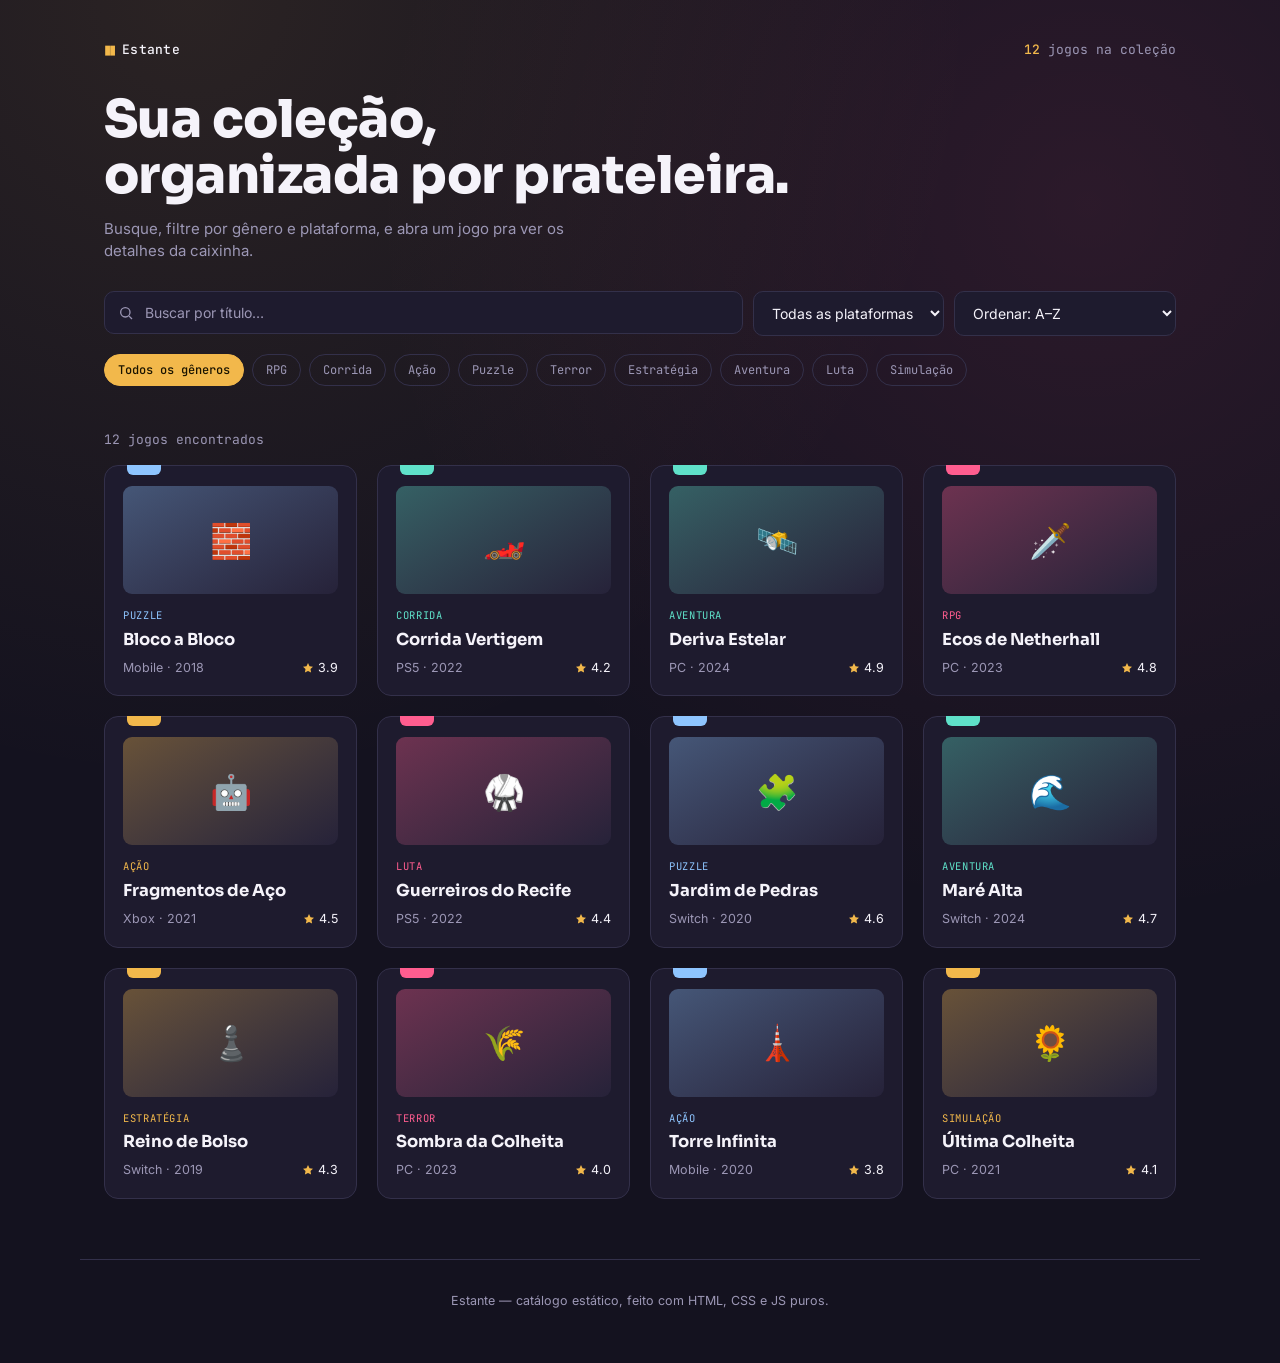
<file: aula01/index.html>
<!DOCTYPE html>
<html lang="pt-BR">
<head>
<meta charset="UTF-8">
<meta name="viewport" content="width=device-width, initial-scale=1.0">
<title>Estante — Catálogo de Jogos</title>
<link rel="preconnect" href="https://fonts.googleapis.com">
<link href="https://fonts.googleapis.com/css2?family=Sora:wght@500;600;700;800&family=Inter:wght@400;500;600&family=JetBrains+Mono:wght@500&display=swap" rel="stylesheet">
<style>
:root{
  --bg: #14121f;
  --bg-soft: #1a1728;
  --surface: #1e1b2e;
  --surface-2: #262239;
  --line: #33304a;
  --text: #f5f3fa;
  --muted: #9c97b5;
  --amber: #f2b84b;
  --pink: #ff5d8f;
  --mint: #5fe1c9;
  --radius: 14px;
  --font-display: "Sora", sans-serif;
  --font-body: "Inter", sans-serif;
  --font-mono: "JetBrains Mono", monospace;
}

*{ box-sizing: border-box; }

html{ scroll-behavior: smooth; }

body{
  margin: 0;
  background:
    radial-gradient(circle at 15% 0%, rgba(242,184,75,0.10), transparent 45%),
    radial-gradient(circle at 85% 15%, rgba(255,93,143,0.10), transparent 45%),
    var(--bg);
  color: var(--text);
  font-family: var(--font-body);
  line-height: 1.5;
}

a{ color: inherit; }

/* ---------- Hero ---------- */
.hero{
  max-width: 1120px;
  margin: 0 auto;
  padding: 40px 24px 12px;
}

.hero__top{
  display: flex;
  align-items: center;
  justify-content: space-between;
  margin-bottom: 32px;
  font-family: var(--font-mono);
  font-size: 13px;
  color: var(--muted);
}

.brand{
  display: flex;
  align-items: center;
  gap: 8px;
  color: var(--text);
  font-weight: 500;
  letter-spacing: 0.02em;
}

.brand__mark{
  color: var(--amber);
  letter-spacing: -2px;
}

.brand__count strong{
  color: var(--amber);
  font-weight: 500;
}

.hero__title{
  font-family: var(--font-display);
  font-weight: 800;
  font-size: clamp(32px, 5vw, 52px);
  line-height: 1.08;
  margin: 0 0 14px;
  letter-spacing: -0.01em;
}

.hero__sub{
  color: var(--muted);
  max-width: 480px;
  margin: 0 0 28px;
  font-size: 15px;
}

/* ---------- Controls ---------- */
.controls{
  display: flex;
  flex-wrap: wrap;
  gap: 10px;
  margin-bottom: 18px;
}

.search{
  position: relative;
  flex: 1 1 260px;
}

.search__icon{
  position: absolute;
  left: 14px;
  top: 50%;
  transform: translateY(-50%);
  width: 16px;
  height: 16px;
  fill: none;
  stroke: var(--muted);
  stroke-width: 2;
  pointer-events: none;
}

.search input{
  width: 100%;
  padding: 12px 14px 12px 40px;
  border-radius: 10px;
  border: 1px solid var(--line);
  background: var(--surface);
  color: var(--text);
  font-family: var(--font-body);
  font-size: 14px;
  outline: none;
  transition: border-color .15s ease, background .15s ease;
}

.search input::placeholder{ color: var(--muted); }

.search input:focus{
  border-color: var(--amber);
  background: var(--surface-2);
}

.select{
  padding: 12px 14px;
  border-radius: 10px;
  border: 1px solid var(--line);
  background: var(--surface);
  color: var(--text);
  font-family: var(--font-body);
  font-size: 14px;
  outline: none;
  cursor: pointer;
}

.select:focus{ border-color: var(--amber); }

.chips{
  display: flex;
  flex-wrap: wrap;
  gap: 8px;
  margin-bottom: 28px;
}

.chip{
  font-family: var(--font-mono);
  font-size: 12px;
  padding: 7px 13px;
  border-radius: 999px;
  border: 1px solid var(--line);
  background: transparent;
  color: var(--muted);
  cursor: pointer;
  transition: border-color .15s ease, color .15s ease, background .15s ease;
}

.chip:hover{ border-color: var(--amber); color: var(--text); }

.chip.active{
  background: var(--amber);
  border-color: var(--amber);
  color: #1a1400;
  font-weight: 500;
}

/* ---------- Result info ---------- */
main{
  max-width: 1120px;
  margin: 0 auto;
  padding: 4px 24px 60px;
}

.result-info{
  color: var(--muted);
  font-size: 13px;
  font-family: var(--font-mono);
  margin: 0 0 16px;
}

/* ---------- Grid & cards ---------- */
.grid{
  display: grid;
  grid-template-columns: repeat(auto-fill, minmax(230px, 1fr));
  gap: 20px;
}

.card{
  position: relative;
  background: var(--surface);
  border: 1px solid var(--line);
  border-radius: var(--radius);
  padding: 20px 18px 18px;
  cursor: pointer;
  transition: transform .18s ease, border-color .18s ease, box-shadow .18s ease;
  transform-style: preserve-3d;
}

.card::before{
  /* cartridge notch */
  content: "";
  position: absolute;
  top: -1px;
  left: 22px;
  width: 34px;
  height: 10px;
  background: var(--card-color, var(--amber));
  border-radius: 0 0 6px 6px;
}

.card:hover{
  transform: translateY(-4px) rotate(-0.4deg);
  border-color: var(--card-color, var(--amber));
  box-shadow: 0 14px 28px -14px rgba(0,0,0,0.55);
}

.card__cover{
  height: 108px;
  border-radius: 9px;
  display: flex;
  align-items: center;
  justify-content: center;
  font-size: 34px;
  margin-bottom: 14px;
  background: linear-gradient(150deg, color-mix(in srgb, var(--card-color, var(--amber)) 35%, var(--surface)) , var(--surface-2));
}

.card__genre{
  font-family: var(--font-mono);
  font-size: 10.5px;
  letter-spacing: 0.06em;
  text-transform: uppercase;
  color: var(--card-color, var(--amber));
  margin-bottom: 6px;
}

.card__title{
  font-family: var(--font-display);
  font-weight: 700;
  font-size: 16.5px;
  margin: 0 0 8px;
  line-height: 1.25;
}

.card__meta{
  display: flex;
  align-items: center;
  justify-content: space-between;
  font-size: 12.5px;
  color: var(--muted);
}

.card__rating{
  display: flex;
  align-items: center;
  gap: 4px;
  color: var(--text);
}

.card__rating svg{ width: 12px; height: 12px; fill: var(--amber); }

/* ---------- Empty state ---------- */
.empty{
  text-align: center;
  color: var(--muted);
  padding: 60px 20px;
  font-size: 14px;
}

.hidden{ display: none !important; }

.link-btn{
  background: none;
  border: none;
  color: var(--amber);
  text-decoration: underline;
  cursor: pointer;
  font: inherit;
  padding: 0;
}

/* ---------- Footer ---------- */
.footer{
  text-align: center;
  color: var(--muted);
  font-size: 12.5px;
  padding: 20px 24px 40px;
  border-top: 1px solid var(--line);
  max-width: 1120px;
  margin: 0 auto;
}

/* ---------- Modal ---------- */
.modal-overlay{
  position: fixed;
  inset: 0;
  background: rgba(10, 9, 16, 0.72);
  backdrop-filter: blur(3px);
  display: flex;
  align-items: center;
  justify-content: center;
  padding: 24px;
  z-index: 50;
}

.modal{
  position: relative;
  width: 100%;
  max-width: 460px;
  background: var(--surface);
  border: 1px solid var(--line);
  border-radius: 18px;
  padding: 28px 26px 26px;
  animation: pop .18s ease;
}

@keyframes pop{
  from{ opacity: 0; transform: scale(.97) translateY(6px); }
  to{ opacity: 1; transform: scale(1) translateY(0); }
}

.modal__close{
  position: absolute;
  top: 16px;
  right: 16px;
  width: 30px;
  height: 30px;
  border-radius: 50%;
  border: 1px solid var(--line);
  background: var(--surface-2);
  color: var(--muted);
  cursor: pointer;
  font-size: 13px;
}

.modal__close:hover{ color: var(--text); border-color: var(--amber); }

.modal__cover{
  height: 130px;
  border-radius: 12px;
  display: flex;
  align-items: center;
  justify-content: center;
  font-size: 46px;
  margin-bottom: 18px;
  background: linear-gradient(150deg, color-mix(in srgb, var(--card-color, var(--amber)) 40%, var(--surface)), var(--surface-2));
}

.modal__genre{
  font-family: var(--font-mono);
  font-size: 11px;
  letter-spacing: 0.06em;
  text-transform: uppercase;
  color: var(--card-color, var(--amber));
  margin-bottom: 8px;
}

.modal__title{
  font-family: var(--font-display);
  font-size: 24px;
  font-weight: 800;
  margin: 0 0 12px;
}

.modal__tags{
  display: flex;
  gap: 8px;
  flex-wrap: wrap;
  margin-bottom: 16px;
}

.modal__tag{
  font-family: var(--font-mono);
  font-size: 11px;
  color: var(--muted);
  border: 1px solid var(--line);
  border-radius: 999px;
  padding: 5px 11px;
}

.modal__desc{
  color: var(--muted);
  font-size: 14px;
  margin: 0 0 18px;
}

.modal__footer{
  display: flex;
  align-items: center;
  justify-content: space-between;
  border-top: 1px solid var(--line);
  padding-top: 16px;
}

.modal__rating{
  display: flex;
  align-items: center;
  gap: 6px;
  font-weight: 600;
}

.modal__rating svg{ width: 15px; height: 15px; fill: var(--amber); }

/* ---------- Responsive ---------- */
@media (max-width: 560px){
  .hero{ padding: 28px 18px 8px; }
  main{ padding: 4px 18px 50px; }
}

@media (prefers-reduced-motion: reduce){
  *{ animation: none !important; transition: none !important; }
}

</style>
</head>
<body>

  <header class="hero">
    <div class="hero__top">
      <span class="brand">
        <span class="brand__mark">▮▮</span> Estante
      </span>
      <span class="brand__count"><strong id="countTotal">0</strong> jogos na coleção</span>
    </div>

    <h1 class="hero__title">Sua coleção,<br>organizada por prateleira.</h1>
    <p class="hero__sub">Busque, filtre por gênero e plataforma, e abra um jogo pra ver os detalhes da caixinha.</p>

    <div class="controls">
      <div class="search">
        <svg viewBox="0 0 24 24" class="search__icon" aria-hidden="true"><circle cx="11" cy="11" r="7"/><line x1="21" y1="21" x2="16.65" y2="16.65"/></svg>
        <input id="searchInput" type="text" placeholder="Buscar por título…" autocomplete="off">
      </div>

      <select id="platformSelect" class="select">
        <option value="all">Todas as plataformas</option>
      </select>

      <select id="sortSelect" class="select">
        <option value="title">Ordenar: A–Z</option>
        <option value="year-desc">Ordenar: mais recentes</option>
        <option value="rating-desc">Ordenar: melhor avaliados</option>
      </select>
    </div>

    <div id="genreChips" class="chips"></div>
  </header>

  <main>
    <div id="resultInfo" class="result-info"></div>
    <section id="grid" class="grid" aria-live="polite"></section>
    <p id="emptyState" class="empty hidden">Nenhum jogo encontrado com esses filtros. <button id="clearFilters" class="link-btn">Limpar filtros</button></p>
  </main>

  <footer class="footer">
    <p>Estante — catálogo estático, feito com HTML, CSS e JS puros.</p>
  </footer>

  <div id="modalOverlay" class="modal-overlay hidden">
    <div id="modalCard" class="modal" role="dialog" aria-modal="true">
      <button id="modalClose" class="modal__close" aria-label="Fechar">✕</button>
      <div id="modalContent"></div>
    </div>
  </div>

<script>
// ---------- Data ----------
const GAMES = [
  { id: 1,  title: "Ecos de Netherhall",   genre: "RPG",       platform: "PC",       year: 2023, rating: 4.8, icon: "🗡️", color: "#ff5d8f", desc: "RPG de mundo aberto sombrio, com escolhas que mudam o destino de um reino em ruínas." },
  { id: 2,  title: "Corrida Vertigem",     genre: "Corrida",   platform: "PS5",      year: 2022, rating: 4.2, icon: "🏎️", color: "#5fe1c9", desc: "Arcade de corrida frenética por cidades futuristas, com trilha sonora synthwave." },
  { id: 3,  title: "Fragmentos de Aço",    genre: "Ação",      platform: "Xbox",     year: 2021, rating: 4.5, icon: "🤖", color: "#f2b84b", desc: "Hack and slash mecha com combos elaborados e chefes gigantescos a cada capítulo." },
  { id: 4,  title: "Jardim de Pedras",     genre: "Puzzle",    platform: "Switch",   year: 2020, rating: 4.6, icon: "🧩", color: "#8ec5ff", desc: "Quebra-cabeças zen sobre um jardim que se reconstrói conforme você resolve fases." },
  { id: 5,  title: "Sombra da Colheita",   genre: "Terror",    platform: "PC",       year: 2023, rating: 4.0, icon: "🌾", color: "#ff5d8f", desc: "Terror psicológico numa fazenda isolada, onde a colheita exige algo em troca." },
  { id: 6,  title: "Reino de Bolso",       genre: "Estratégia",platform: "Switch",   year: 2019, rating: 4.3, icon: "♟️", color: "#f2b84b", desc: "Construção de reinos em turnos curtos, perfeito para partidas de 15 minutos." },
  { id: 7,  title: "Deriva Estelar",       genre: "Aventura",  platform: "PC",       year: 2024, rating: 4.9, icon: "🛰️", color: "#5fe1c9", desc: "Exploração espacial contemplativa sobre uma tripulação à deriva entre estrelas." },
  { id: 8,  title: "Bloco a Bloco",        genre: "Puzzle",    platform: "Mobile",   year: 2018, rating: 3.9, icon: "🧱", color: "#8ec5ff", desc: "Quebra-cabeças minimalista de encaixe, uma fase nova a cada dia." },
  { id: 9,  title: "Guerreiros do Recife", genre: "Luta",      platform: "PS5",      year: 2022, rating: 4.4, icon: "🥋", color: "#ff5d8f", desc: "Jogo de luta 2D com elenco inspirado em lendas do folclore brasileiro." },
  { id: 10, title: "Última Colheita",      genre: "Simulação", platform: "PC",       year: 2021, rating: 4.1, icon: "🌻", color: "#f2b84b", desc: "Simulador de fazenda relaxante com estações, vizinhos e um mistério subterrâneo." },
  { id: 11, title: "Torre Infinita",       genre: "Ação",      platform: "Mobile",   year: 2020, rating: 3.8, icon: "🗼", color: "#8ec5ff", desc: "Roguelike de andares aleatórios, cada subida é uma corrida diferente." },
  { id: 12, title: "Maré Alta",            genre: "Aventura",  platform: "Switch",   year: 2024, rating: 4.7, icon: "🌊", color: "#5fe1c9", desc: "Aventura cooperativa sobre duas irmãs navegando um arquipélago inundado." },
];

// ---------- State ----------
const state = {
  search: "",
  genre: "all",
  platform: "all",
  sort: "title",
};

// ---------- DOM refs ----------
const grid = document.getElementById("grid");
const emptyState = document.getElementById("emptyState");
const resultInfo = document.getElementById("resultInfo");
const searchInput = document.getElementById("searchInput");
const platformSelect = document.getElementById("platformSelect");
const sortSelect = document.getElementById("sortSelect");
const genreChips = document.getElementById("genreChips");
const countTotal = document.getElementById("countTotal");
const modalOverlay = document.getElementById("modalOverlay");
const modalContent = document.getElementById("modalContent");
const modalClose = document.getElementById("modalClose");
const clearFiltersBtn = document.getElementById("clearFilters");

// ---------- Setup filters ----------
function setupFilters() {
  const genres = ["all", ...new Set(GAMES.map(g => g.genre))];
  const platforms = [...new Set(GAMES.map(g => g.platform))].sort();

  genreChips.innerHTML = genres.map(g =>
    `<button class="chip${g === "all" ? " active" : ""}" data-genre="${g}">${g === "all" ? "Todos os gêneros" : g}</button>`
  ).join("");

  platformSelect.innerHTML = `<option value="all">Todas as plataformas</option>` +
    platforms.map(p => `<option value="${p}">${p}</option>`).join("");

  countTotal.textContent = GAMES.length;
}

// ---------- Star icon ----------
const starSVG = `<svg viewBox="0 0 24 24"><path d="M12 2l3.09 6.26L22 9.27l-5 4.87L18.18 21 12 17.77 5.82 21 7 14.14l-5-4.87 6.91-1.01L12 2z"/></svg>`;

// ---------- Render ----------
function getFiltered() {
  let list = GAMES.filter(g => {
    const matchSearch = g.title.toLowerCase().includes(state.search.toLowerCase());
    const matchGenre = state.genre === "all" || g.genre === state.genre;
    const matchPlatform = state.platform === "all" || g.platform === state.platform;
    return matchSearch && matchGenre && matchPlatform;
  });

  if (state.sort === "title") list.sort((a, b) => a.title.localeCompare(b.title));
  if (state.sort === "year-desc") list.sort((a, b) => b.year - a.year);
  if (state.sort === "rating-desc") list.sort((a, b) => b.rating - a.rating);

  return list;
}

function render() {
  const list = getFiltered();

  resultInfo.textContent = `${list.length} ${list.length === 1 ? "jogo encontrado" : "jogos encontrados"}`;
  emptyState.classList.toggle("hidden", list.length !== 0);
  grid.classList.toggle("hidden", list.length === 0);

  grid.innerHTML = list.map(g => `
    <article class="card" style="--card-color:${g.color}" data-id="${g.id}" tabindex="0">
      <div class="card__cover">${g.icon}</div>
      <div class="card__genre">${g.genre}</div>
      <h3 class="card__title">${g.title}</h3>
      <div class="card__meta">
        <span>${g.platform} · ${g.year}</span>
        <span class="card__rating">${starSVG}${g.rating.toFixed(1)}</span>
      </div>
    </article>
  `).join("");
}

// ---------- Modal ----------
function openModal(id) {
  const g = GAMES.find(item => item.id === id);
  if (!g) return;

  modalContent.innerHTML = `
    <div class="modal__cover" style="--card-color:${g.color}">${g.icon}</div>
    <div class="modal__genre">${g.genre}</div>
    <h2 class="modal__title">${g.title}</h2>
    <div class="modal__tags">
      <span class="modal__tag">${g.platform}</span>
      <span class="modal__tag">${g.year}</span>
    </div>
    <p class="modal__desc">${g.desc}</p>
    <div class="modal__footer">
      <span class="modal__rating">${starSVG}${g.rating.toFixed(1)} / 5</span>
    </div>
  `;
  modalOverlay.querySelector(".modal").style.setProperty("--card-color", g.color);
  modalOverlay.classList.remove("hidden");
}

function closeModal() {
  modalOverlay.classList.add("hidden");
}

// ---------- Events ----------
searchInput.addEventListener("input", e => {
  state.search = e.target.value;
  render();
});

platformSelect.addEventListener("change", e => {
  state.platform = e.target.value;
  render();
});

sortSelect.addEventListener("change", e => {
  state.sort = e.target.value;
  render();
});

genreChips.addEventListener("click", e => {
  const chip = e.target.closest(".chip");
  if (!chip) return;
  state.genre = chip.dataset.genre;
  [...genreChips.children].forEach(c => c.classList.toggle("active", c === chip));
  render();
});

grid.addEventListener("click", e => {
  const card = e.target.closest(".card");
  if (!card) return;
  openModal(Number(card.dataset.id));
});

grid.addEventListener("keydown", e => {
  if (e.key !== "Enter") return;
  const card = e.target.closest(".card");
  if (!card) return;
  openModal(Number(card.dataset.id));
});

clearFiltersBtn.addEventListener("click", () => {
  state.search = "";
  state.genre = "all";
  state.platform = "all";
  searchInput.value = "";
  platformSelect.value = "all";
  [...genreChips.children].forEach(c => c.classList.toggle("active", c.dataset.genre === "all"));
  render();
});

modalClose.addEventListener("click", closeModal);
modalOverlay.addEventListener("click", e => {
  if (e.target === modalOverlay) closeModal();
});
document.addEventListener("keydown", e => {
  if (e.key === "Escape") closeModal();
});

// ---------- Init ----------
setupFilters();
render();

</script>
</body>
</html>
</file>
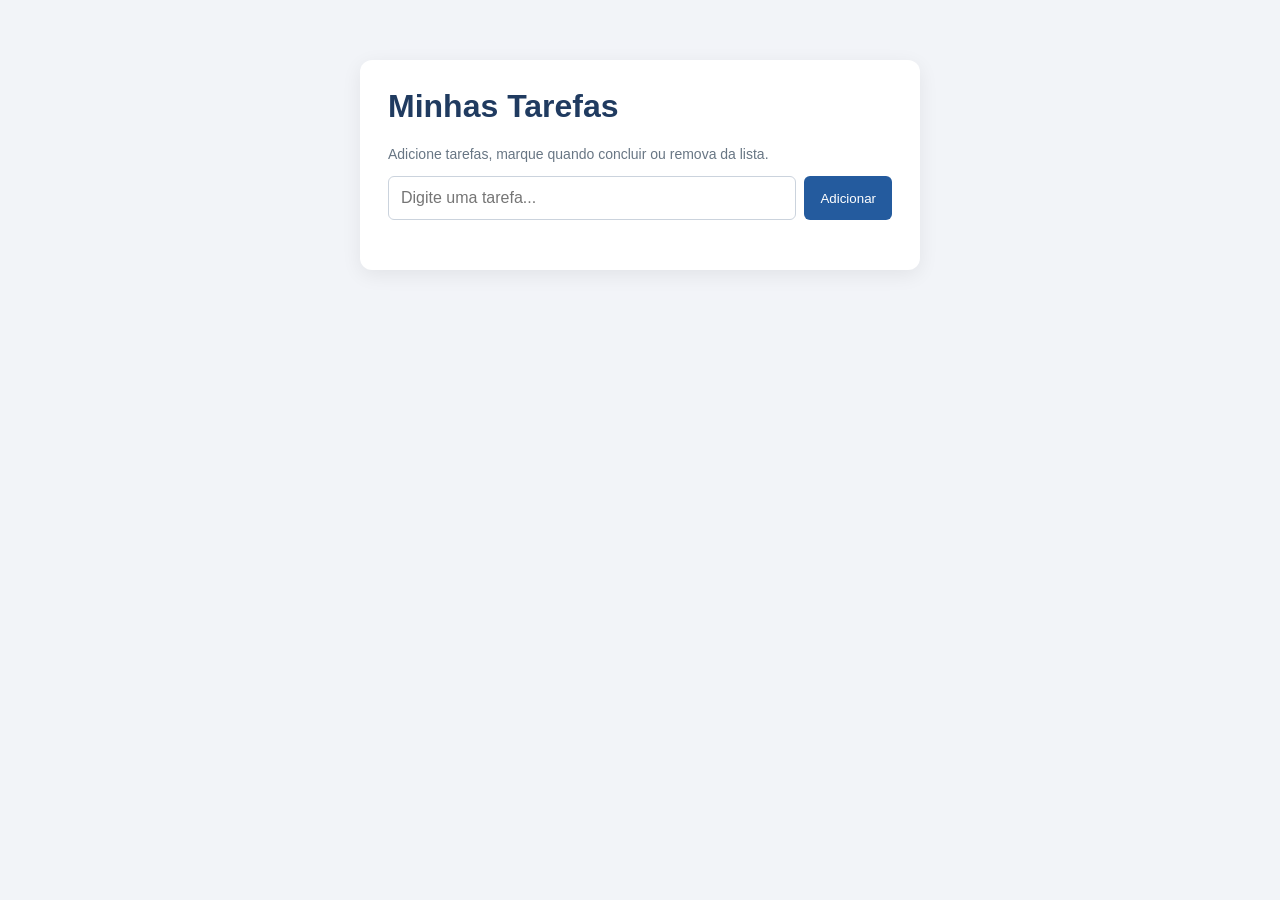
<file: site/index.html>
<!DOCTYPE html>
<html lang="pt-BR">
<head>
  <meta charset="UTF-8">
  <meta name="viewport" content="width=device-width, initial-scale=1.0">
  <title>Minhas Tarefas</title>
  <style>
    * { box-sizing: border-box; }
    body { margin: 0; font-family: Arial, sans-serif; background: #f2f4f8; color: #263238; }
    main { width: min(92%, 560px); margin: 60px auto; padding: 28px; background: white; border-radius: 12px; box-shadow: 0 5px 20px #00000012; }
    h1 { margin-top: 0; color: #203b60; }
    form { display: flex; gap: 8px; }
    input { flex: 1; min-width: 0; padding: 12px; border: 1px solid #cbd3dd; border-radius: 6px; font-size: 16px; }
    button { padding: 12px 16px; border: 0; border-radius: 6px; background: #245b9e; color: white; cursor: pointer; }
    ul { list-style: none; padding: 0; margin-top: 22px; }
    li { display: flex; align-items: center; gap: 10px; padding: 12px 0; border-bottom: 1px solid #e8edf2; }
    li span { flex: 1; overflow-wrap: anywhere; }
    li.done span { text-decoration: line-through; color: #78838f; }
    .remove { background: #b43b3b; padding: 8px 10px; }
    .hint { color: #687684; font-size: 14px; }
  </style>
</head>
<body>
  <main>
    <h1>Minhas Tarefas</h1>
    <p class="hint">Adicione tarefas, marque quando concluir ou remova da lista.</p>
    <form id="task-form">
      <input id="task-input" type="text" placeholder="Digite uma tarefa..." required>
      <button type="submit">Adicionar</button>
    </form>
    <ul id="task-list"></ul>
  </main>
  <script>
    const form = document.getElementById('task-form');
    const input = document.getElementById('task-input');
    const list = document.getElementById('task-list');

    form.addEventListener('submit', (event) => {
      event.preventDefault();
      const description = input.value.trim();
      if (!description) return;

      const item = document.createElement('li');
      const check = document.createElement('input');
      check.type = 'checkbox';
      check.addEventListener('change', () => item.classList.toggle('done', check.checked));

      const text = document.createElement('span');
      text.textContent = description;

      const remove = document.createElement('button');
      remove.type = 'button';
      remove.textContent = 'Remover';
      remove.className = 'remove';
      remove.addEventListener('click', () => item.remove());

      item.append(check, text, remove);
      list.appendChild(item);
      input.value = '';
      input.focus();
    });
  </script>
</body>
</html>
</file>
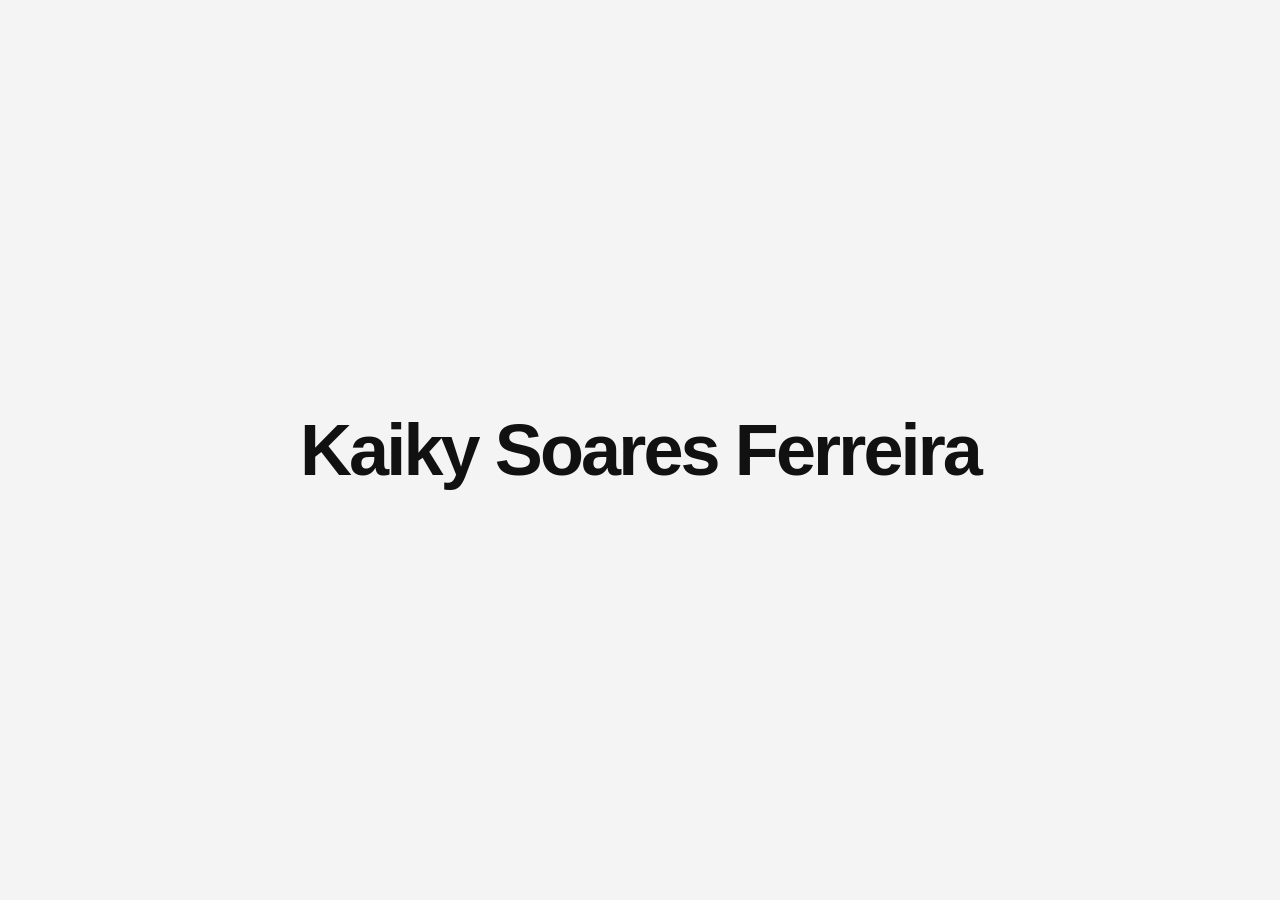
<file: aula01/kaiky.html>
<!DOCTYPE html>
<html lang="pt-BR">
<head>
  <meta charset="UTF-8">
  <meta name="viewport" content="width=device-width, initial-scale=1.0">
  <title>Kaiky Soares Ferreira</title>
  <style>
    * {
      margin: 0;
      padding: 0;
      box-sizing: border-box;
    }

    body {
      min-height: 100vh;
      display: flex;
      align-items: center;
      justify-content: center;
      background: #f4f4f4;
      font-family: Arial, Helvetica, sans-serif;
      color: #111;
    }

    h1 {
      padding: 24px;
      text-align: center;
      font-size: clamp(2rem, 6vw, 4.5rem);
      font-weight: 600;
      letter-spacing: -0.04em;
    }
  </style>
</head>
<body>
  <h1>Kaiky Soares Ferreira</h1>
</body>
</html>
</file>
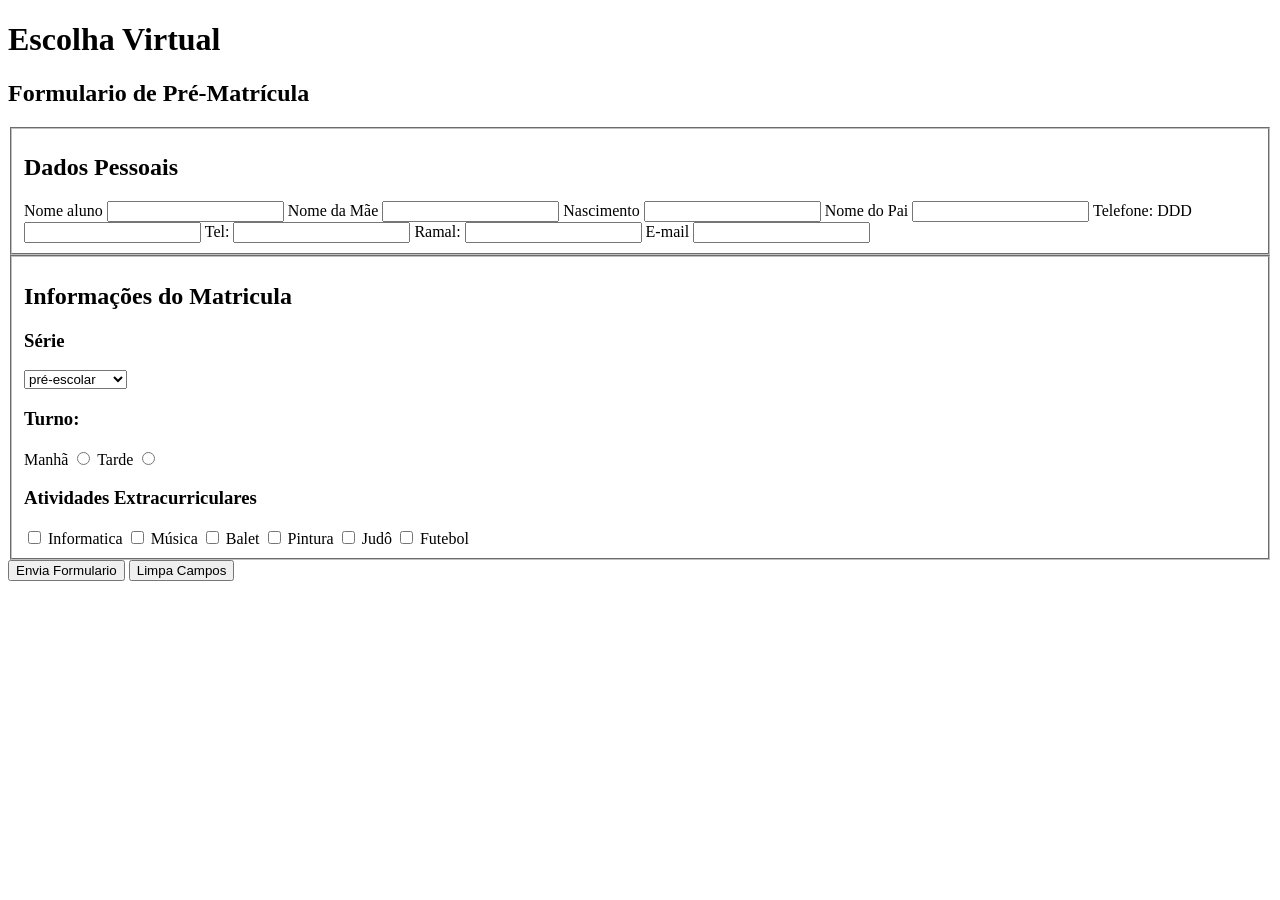
<file: aula02/Formulario.html>
<!DOCTYPE html>
<html lang="en">
<head>
    <meta charset="UTF-8">
    <meta name="viewport" content="width=device-width, initial-scale=1.0">
    <title>Document</title>
</head>
<body>
    <h1>Escolha Virtual</h1>
    <h2>Formulario de Pré-Matrícula</h2>
    <fieldset>
        <h2>Dados Pessoais</h2>
        <label for="">Nome aluno</label>
        <input type="text">
        <label for="Nome da Mãe ">Nome da Mãe</label>
        <input type="text" name="" id="">
        <label for="Nome da Mãe ">Nascimento</label>
        <input type="text" name="" id="">
        <label for="Nome do Pai">Nome do Pai</label>
        <input type="text" name="" id="">
        <label for="Telefone">Telefone: DDD</label>
        <input type="number" name="" id="">
        <label for="Telefone">Tel:</label>
        <input type="number" name="" id="">
        <label for="Telefone">Ramal:</label>
        <input type="number" name="" id="">
        <label for="E-mail">E-mail</label>
        <input type="text" name="" id="">
    </fieldset>
    <fieldset>
        <h2>Informações do Matricula</h2>
        <h3>Série</h3>
        <select name="Série" id="">
            <option value="">pré-escolar</option>
            <option value="">Ensino médio</option>
        </select>
        <h3>Turno:</h3>
        <label for="">Manhã</label>
        <input type="radio">
        <label for="">Tarde</label>
        <input type="radio">
        <h3>Atividades Extracurriculares</h3>
        <input type="checkbox">
        <label for="">Informatica</label>
        <input type="checkbox">
        <label for="">Música</label>
        <input type="checkbox">
        <label for="">Balet</label>
        <input type="checkbox">
        <label for="">Pintura</label>
        <input type="checkbox">
        <label for="">Judô</label>
        <input type="checkbox">
        <label for="">Futebol</label>
    </fieldset>
    <button type="button">Envia Formulario</button>
    <button type="button">Limpa Campos</button>
</body>
</html>
</file>
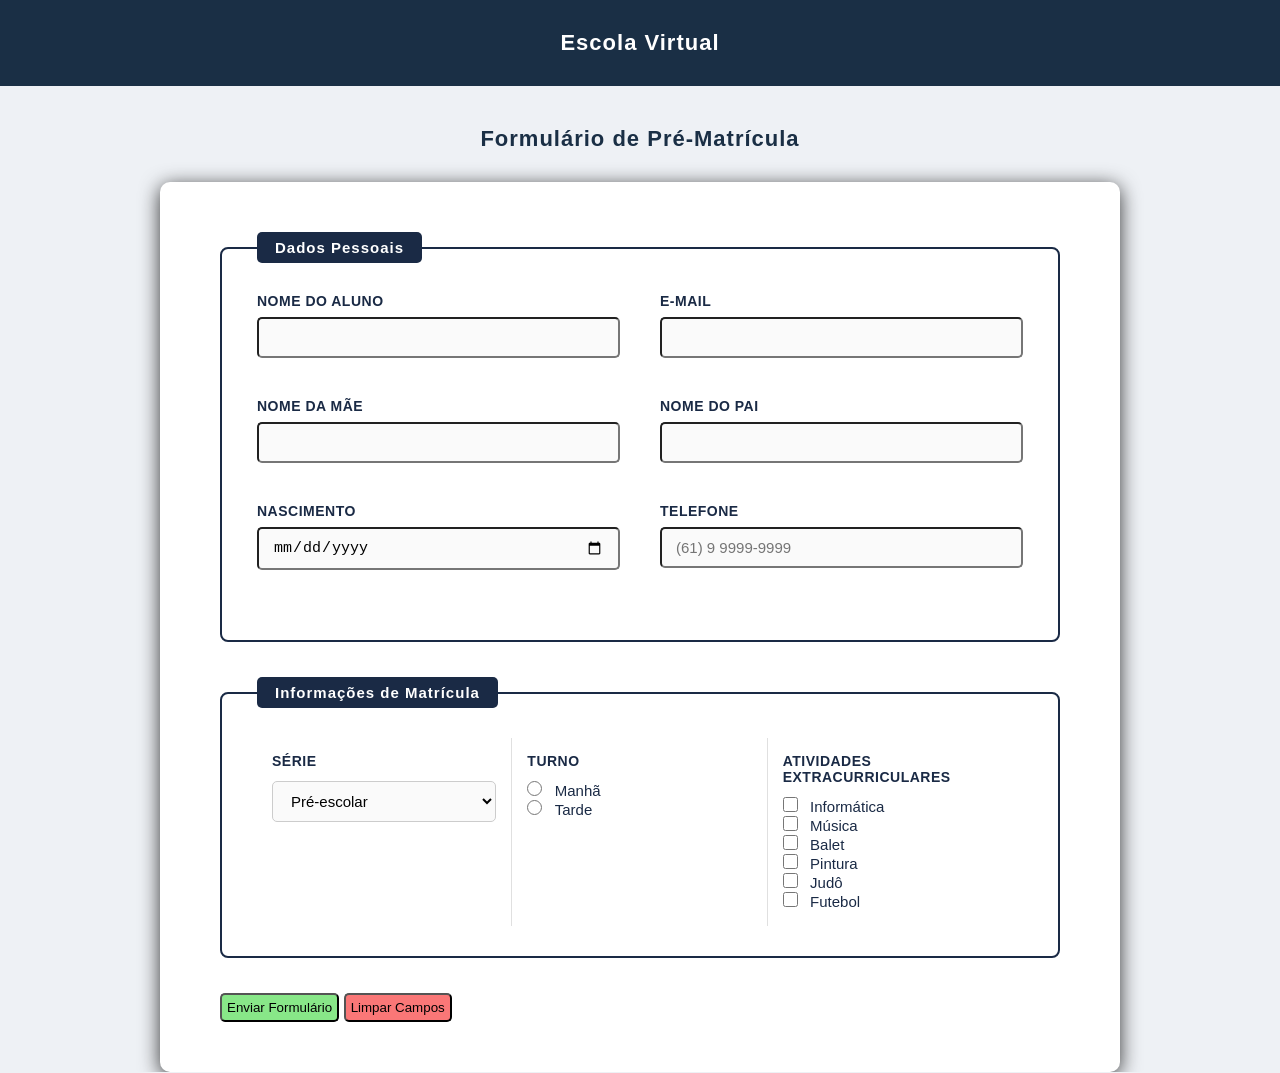
<file: aula03/aula.html>
<!DOCTYPE html>
<html lang="en">
<head>
    <meta charset="UTF-8">
    <meta name="viewport" content="width=device-width, initial-scale=1.0">
    <title>Document</title>
    <style>
       * {
        margin: 0;
        padding: 0;
        box-sizing: border-box;
       }
       
       body{
        font-family: Arial, Helvetica, sans-serif ;
        font-size: 16px;
        background-color: #eef1f5;
        color:#333;
        min-height: 100vh;
       }

       h1 {
        background-color: #1a2f45;
        color: #fff;
        text-align: center;
        padding:30px 20px;
        font-size: 22px;
        letter-spacing: 1px;
       }

       h2{
        text-align: center;
        color: #1a2f45;
        margin: 40px 0 30px;
        font-size: 22px;
        letter-spacing: 1px;
       }

       form{
        width: 90%;
        max-width: 960px;
        margin: 0 auto 0 auto;
        background-color: #fff;
        padding: 50px 60px;
        border-radius: 10px;
        box-shadow: 0 4px 20px rgba(0,0,0,0.8);
       }

       fieldset{
        border: 2px solid #1a2a45;
        border-radius: 8px;
        padding: 30px 35px;
        margin-bottom: 35px;
       }

       legend{
        background-color: #1a2a45;
        color: #fff;
        padding: 7px 18px;
        border-radius: 5px;
        font-size: 15px;
        letter-spacing: 1px;
       }

       .campo-grupo{
          display: grid;
          grid-template-columns: 1fr 1fr;
          gap: 20px 40px;
          margin-bottom: 20px;
       }

      .campo{
          display: flex;
          flex-direction: column;
          margin-bottom: 20px;
      }

      label{
        display: inline-block;
        margin-bottom: 8px;
        font-weight: bold;
        color: #1a2a45;
        font-size: 14px;
        text-transform: uppercase;
        letter-spacing: 0.5px;
      }

      input[type='text'],
      input[type='email'],
      input[type='date']
      {
        padding: 10px 14px;
        border-radius: 5px;
        font-size: 15px;
        background-color: #fafafa;
        transition: border-color 0.3s, box-shadow 0.3s;
      }

      .campo input[type='text'],
      .campo input[type='date'],
      .campo input[type='email']{
        width: 100%;
      }

      input[type='text']:focus{
        border-color: #1a2a45;
        box-shadow: 0 0 0 3px rgba(26, 47, 69, 0.1);
        outline: none;
        background-color: #fff;
      }

      select{
        padding: 10px 14px;
        border: 1px solid #ccc;
        border-radius: 5px;
        font-size: 15px;
        background-color: #fafafa;
        cursor: pointer;
        width: 100%;
        transition: border-color 0.3s;
      }

      select:focus{
        border-color: #1a2a45;
        outline: none;
      }

      table{
        width: 100%;
        border-collapse: separate;
        border-spacing: 0;
      }

      td{
        padding: 15px;
        vertical-align: top;
        border-right: 1px solid #e0e0e0;
        width: 33.33%;
      }

      td:last-child{
        border-right: none;
      }

      td > b, td > strong{
        display: block;
        font-size: 14px;
        text-transform: uppercase;
        letter-spacing: 0.5px;
        color: #1a2a45;
        margin-bottom: 12px;
      }

      input[type='radio'],
      input[type='checkbox']
      {
        margin-right: 8px;
        cursor: pointer; 
        accent-color: #1a2f45;
        width: 15px;
        height: 15px;
      }

      td label{
        text-transform: none;
        letter-spacing: 0;
        font-weight: normal;
        font-size: 15px;
        display: inline;
        margin-bottom: 0;
      }

      .botoes input[type='submit']{
        background-color: #88E788;
        padding: 5px;
        border-radius: 5px;
      }

      .botoes input[type='reset']{
        background-color: #fa7777;
        padding: 5px;
        border-radius: 5px;
      }

    </style>
</head>
<body>
    <h1>Escola Virtual</h1>
    <h2>Formulário de Pré-Matrícula</h2>
  
    <form action="" method="post">
  
      <fieldset>
        <legend><strong>Dados Pessoais</strong></legend>
  
        <div class="campo-grupo">
          <div class="campo">
            <label for="nome_aluno">Nome do Aluno</label>
            <input type="text" id="nome_aluno" name="nome_aluno" required>
          </div>
          <div class="campo">
            <label for="email">E-Mail</label>
            <input type="email" id="email" name="email">
          </div>
        </div>
  
        <div class="campo-grupo">
          <div class="campo">
            <label for="nome_mae">Nome da Mãe</label>
            <input type="text" id="nome_mae" name="nome_mae">
          </div>
          <div class="campo">
            <label for="nome_pai">Nome do Pai</label>
            <input type="text" id="nome_pai" name="nome_pai">
          </div>
        </div>
  
        <div class="campo-grupo">
          <div class="campo">
            <label for="nascimento">Nascimento</label>
            <input type="date" id="nascimento" name="nascimento">
          </div>
          <div class="campo">
            <label for="telefone">Telefone</label>
            <input type="text" id="telefone" name="telefone" maxlength="15" placeholder="(61) 9 9999-9999">
          </div>
        </div>
  
      </fieldset>
  
      <fieldset>
        <legend><strong>Informações de Matrícula</strong></legend>
  
        <table>
          <tr valign="top">
            <td>
              <strong>Série</strong>
              <select id="serie" name="serie">
                <option value="pre-escolar">Pré-escolar</option>
                <option value="1ano">1º ano</option>
                <option value="2ano">2º ano</option>
                <option value="3ano">3º ano</option>
                <option value="4ano">4º ano</option>
                <option value="5ano">5º ano</option>
              </select>
            </td>
  
            <td>
              <strong>Turno</strong>
              <input type="radio" name="turno" id="manha" value="manha">
              <label for="manha">Manhã</label><br>
              <input type="radio" name="turno" id="tarde" value="tarde">
              <label for="tarde">Tarde</label>
            </td>
  
            <td>
              <strong>Atividades Extracurriculares</strong>
              <input type="checkbox" name="atividades" id="informatica" value="informatica">
              <label for="informatica">Informática</label><br>
  
              <input type="checkbox" name="atividades" id="musica" value="musica">
              <label for="musica">Música</label><br>
  
              <input type="checkbox" name="atividades" id="balet" value="balet">
              <label for="balet">Balet</label><br>
  
              <input type="checkbox" name="atividades" id="pintura" value="pintura">
              <label for="pintura">Pintura</label><br>
  
              <input type="checkbox" name="atividades" id="judo" value="judo">
              <label for="judo">Judô</label><br>
  
              <input type="checkbox" name="atividades" id="futebol" value="futebol">
              <label for="futebol">Futebol</label>
            </td>
          </tr>
        </table>
      </fieldset>
  
      <div class="botoes">
        <input type="submit" value="Enviar Formulário">
        <input type="reset" value="Limpar Campos">
      </div>
  
    </form>
  
  </body>
</html>
</file>
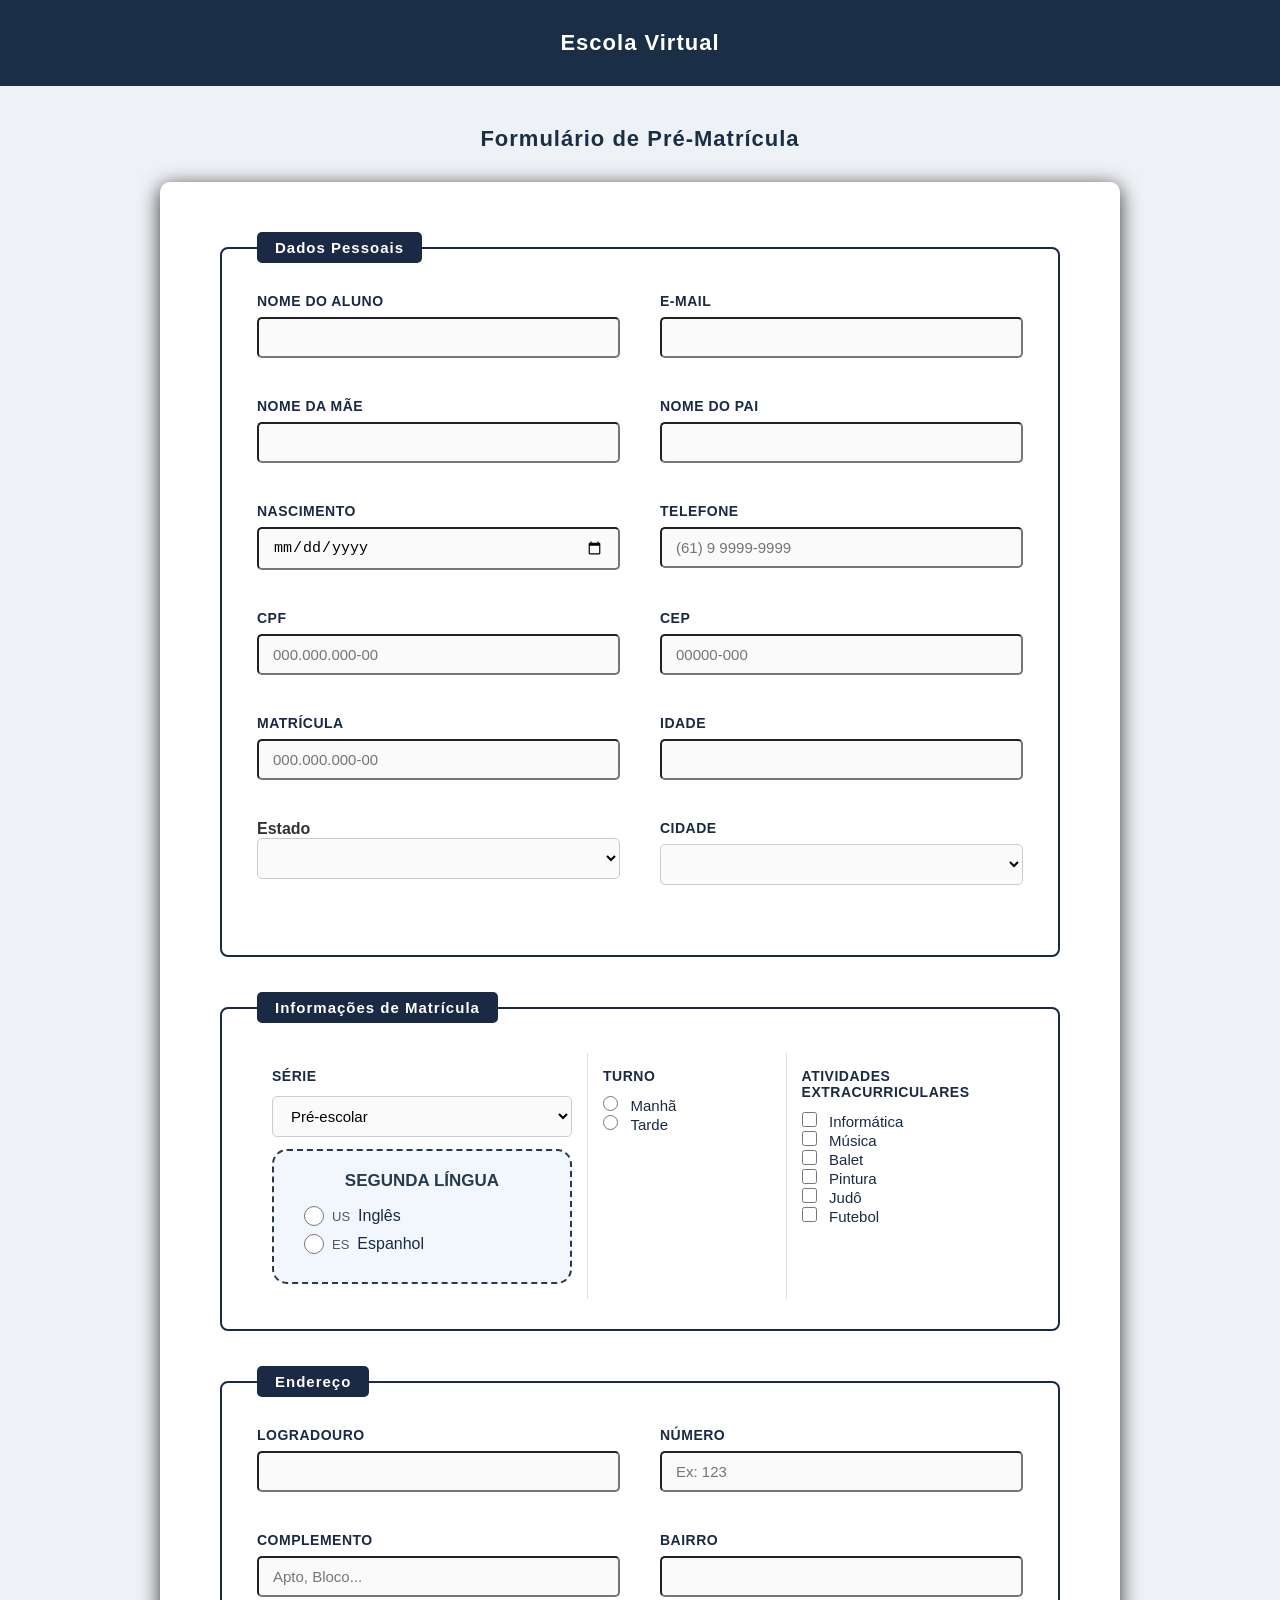
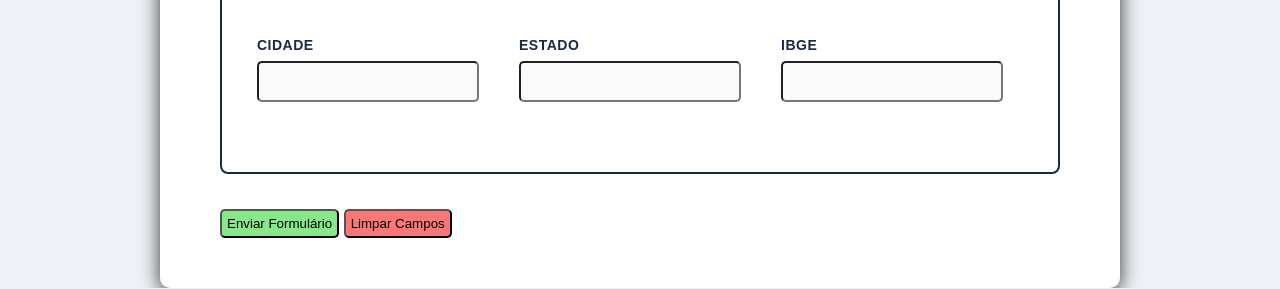
<file: aula04/aula.html>
<!DOCTYPE html>
<html lang="en">

<head>
  <meta charset="UTF-8">
  <meta name="viewport" content="width=device-width, initial-scale=1.0">
  <title>Document</title>
  <link rel="stylesheet" href="style.css">
</head>

<body>
  <h1>Escola Virtual</h1>
  <h2>Formulário de Pré-Matrícula</h2>

  <form action="" method="post">

    <fieldset>
      <legend><strong>Dados Pessoais</strong></legend>

      <div class="campo-grupo">
        <div class="campo">
          <label for="nome_aluno">Nome do Aluno</label>
          <input type="text" id="nome_aluno" name="nome_aluno" required>
        </div>
        <div class="campo">
          <label for="email">E-Mail</label>
          <input type="email" id="email" name="email">
        </div>
      </div>

      <div class="campo-grupo">
        <div class="campo">
          <label for="nome_mae">Nome da Mãe</label>
          <input type="text" id="nome_mae" name="nome_mae">
        </div>
        <div class="campo">
          <label for="nome_pai">Nome do Pai</label>
          <input type="text" id="nome_pai" name="nome_pai">
        </div>
      </div>

      <div class="campo-grupo">
        <div class="campo">
          <label for="nascimento">Nascimento</label>
          <input type="date" id="nascimento" name="nascimento">
        </div>
        <div class="campo">
          <label for="telefone">Telefone</label>
          <input type="text" id="telefone" name="telefone" maxlength="15" placeholder="(61) 9 9999-9999">
        </div>
      </div>

      <div class="campo-grupo">
        <div class="campo">
          <label for="cpf">CPF</label>
          <input type="text" id="cpf" name="cpf" maxlength="11" placeholder="000.000.000-00">
        </div>
        <div class="campo">
          <label for="cep">CEP</label>
          <input type="text" id="cep" name="cep" maxlength="9" placeholder="00000-000">
        </div>
      </div>

      <div class="campo-grupo">
        <div class="campo">
          <label for="matricula">Matrícula</label>
          <input type="text" id="matricula" name="matricula" maxlength="11" placeholder="000.000.000-00">
        </div>
        <div class="campo">
          <label for="idade">Idade</label>
          <input type="text" id="idade" name="idade" readonly>
        </div>
      </div>

      <div class="campo-grupo">

        <div class="campo">
          <strong>Estado</strong>
          <select id="estado" name="estado">

          </select>
        </div>
        <div class="campo">
          <label for="cidades">Cidade</label>
          <select id="cidade" name="cidade">
            <option value=""></option>
          </select>
        </div>

    </fieldset>

    <fieldset>
      <legend><strong>Informações de Matrícula</strong></legend>

      <table>
        <tr valign="top">
          <td>
            <strong>Série</strong>
            <select id="serie" name="serie">
              <option value="pre-escolar">Pré-escolar</option>
              <option value="1ano">1º ano</option>
              <option value="2ano">2º ano</option>
              <option value="3ano">3º ano</option>
              <option value="4ano">4º ano</option>
              <option value="5ano">5º ano</option>
            </select>

            <div class="segunda-lingua">
              <strong>SEGUNDA LÍNGUA</strong>

              <label class="opcao">
                <input type="radio" name="lingua" value="ingles">
                <span class="sigla">US</span>
                <span>Inglês</span>
              </label>

              <label class="opcao">
                <input type="radio" name="lingua" value="espanhol">
                <span class="sigla">ES</span>
                <span>Espanhol</span>
              </label>
            </div>


          </td>

          <td>
            <strong>Turno</strong>
            <input type="radio" name="turno" id="manha" value="manha">
            <label for="manha">Manhã</label><br>
            <input type="radio" name="turno" id="tarde" value="tarde">
            <label for="tarde">Tarde</label>
          </td>

          <td>
            <strong>Atividades Extracurriculares</strong>
            <input type="checkbox" name="atividades" id="informatica" value="informatica">
            <label for="informatica">Informática</label><br>

            <input type="checkbox" name="atividades" id="musica" value="musica">
            <label for="musica">Música</label><br>

            <input type="checkbox" name="atividades" id="balet" value="balet">
            <label for="balet">Balet</label><br>

            <input type="checkbox" name="atividades" id="pintura" value="pintura">
            <label for="pintura">Pintura</label><br>

            <input type="checkbox" name="atividades" id="judo" value="judo">
            <label for="judo">Judô</label><br>

            <input type="checkbox" name="atividades" id="futebol" value="futebol">
            <label for="futebol">Futebol</label>
          </td>
        </tr>
      </table>
    </fieldset>

    <fieldset>
      <legend><strong>Endereço</strong></legend>

      <div class="campo-grupo">
        <div class="campo">
          <label for="logradouro">Logradouro</label>
          <input type="text" id="logradouro" name="logradouro">
        </div>

        <div class="campo">
          <label for="numero">Número</label>
          <input type="text" id="numero" name="numero" placeholder="Ex: 123">
        </div>
      </div>

      <div class="campo-grupo">
        <div class="campo">
          <label for="complemento">Complemento</label>
          <input type="text" id="complemento" name="complemento" placeholder="Apto, Bloco...">
        </div>

        <div class="campo">
          <label for="bairro">Bairro</label>
          <input type="text" id="bairro" name="bairro">
        </div>
      </div>

      <div class="campo-grupo-3">
        <div class="campo">
          <label for="cidade">Cidade</label>
          <input type="text" id="cidade" name="cidade">
        </div>

        <div class="campo">
          <label for="estado">Estado</label>
          <input type="text" id="estado" name="estado" maxlength="2">
        </div>

        <div class="campo">
          <label for="ibge">IBGE</label>
          <input type="text" id="ibge" name="ibge">
        </div>
      </div>
    </fieldset>

    <div class="botoes">
      <input type="submit" value="Enviar Formulário">
      <input type="reset" value="Limpar Campos">
    </div>

  </form>

</body>

<script>
  const campoCep = document.getElementById('cep');
  const campoCpf = document.getElementById('cpf');
  const campoNascimento = document.getElementById('nascimento');
  const campoIdade = document.getElementById('idade');

  campoCep.addEventListener('input', function () {
    let valor = this.value.replace(/\D/g, '');

    if (valor.length > 5) {
      valor = valor.slice(0, 5) + '-' + valor.slice(5);
    }

    this.value = valor;
  });

  campoCpf.addEventListener('input', function () {
    let valor = this.value.replace(/\D/g, '');

    if (valor.length === 11) {
      valor = valor.slice(0, 3) + '.' + valor.slice(3, 6) + '.' + valor.slice(6, 9) + '-' + valor.slice(9)
    }

    this.value = valor;
  });


  campoNascimento.addEventListener('change', function () {

    const nascimento = new Date(this.value);
    const hoje = new Date();

    let idade = hoje.getFullYear() - nascimento.getFullYear();

    campoIdade.value = idade + " anos";
  });

  const urlEstados = 'https://servicodados.ibge.gov.br/api/v1/localidades/estados';
  const estadosHTML = document.getElementById("estado");
  const cidadesHTML = document.getElementById("cidade");

  window.addEventListener('load', async function () {

    const request = await fetch(urlEstados);
    const response = await request.json();

    const options = document.createElement("optgroup");
    options.setAttribute('label', 'Selecione o estado')

    response.forEach(function (estadosHTML) {
      options.innerHTML += '<option value="' + estadosHTML.sigla + '">' + estadosHTML.nome + '</option>';
    });

    estadosHTML.append(options);

  });

  estadosHTML.addEventListener('change', async function () {

    const urlCidades = 'https://servicodados.ibge.gov.br/api/v1/localidades/estados/' + estadosHTML.value + '/municipios';
    const request = await fetch(urlCidades);
    const response = await request.json();
    var options = '';

    response.forEach(function (cidadesHTML) {
      options += '<option>' + cidadesHTML.nome + '</option>';
    });

    cidadesHTML.innerHTML = options;

  });


</script>

</html>
</file>
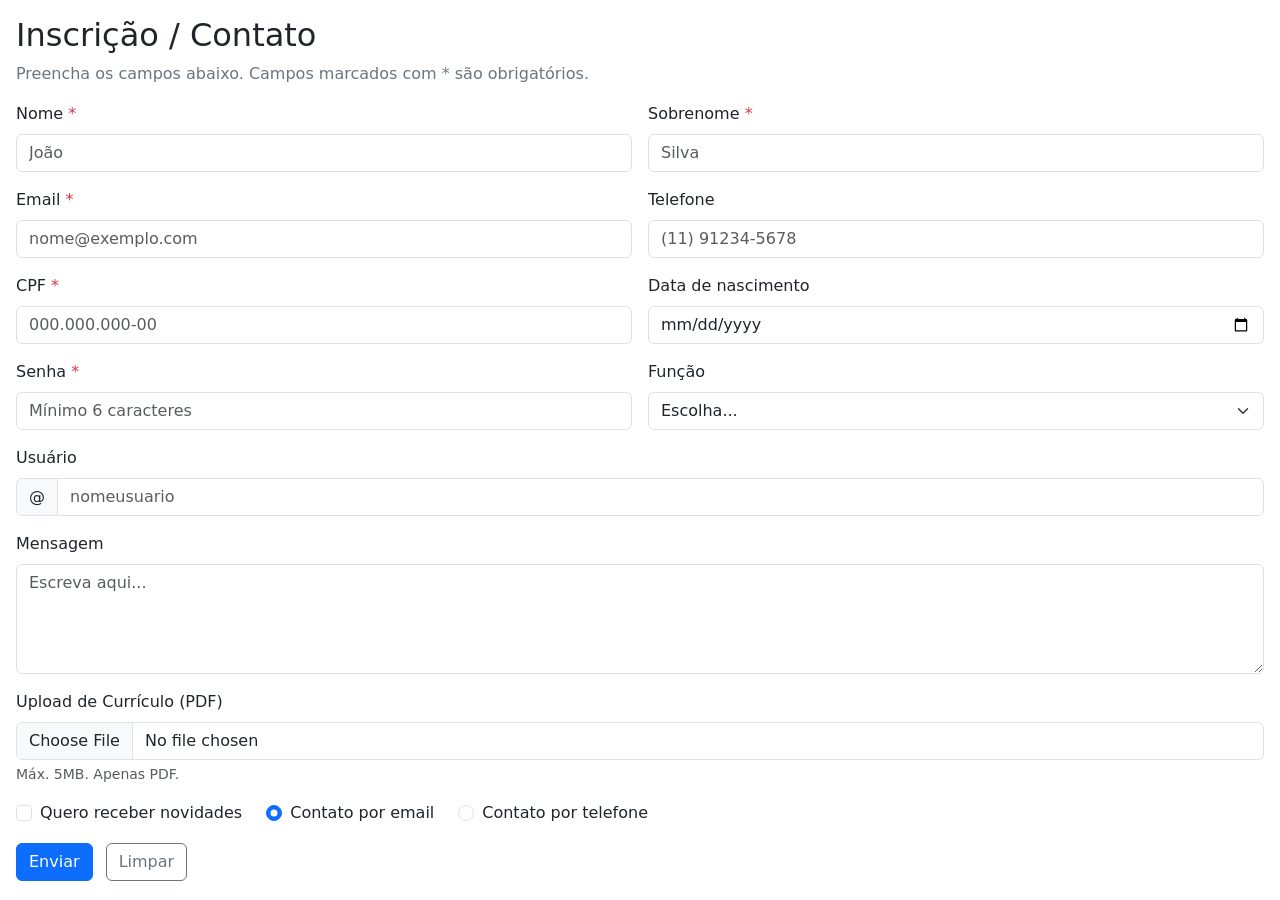
<file: aula06/aula.html>
<!DOCTYPE html>
<html lang="pt-br">
<head>
    <meta charset="UTF-8">
    <meta name="viewport" content="width=device-width, initial-scale=1">
    <title>Document</title>
    <link href="https://cdn.jsdelivr.net/npm/bootstrap@5.3.8/dist/css/bootstrap.min.css" rel="stylesheet">
</head>
<body>
    <div class="container-fluid p-3">
        <h2>Inscrição / Contato</h2>
        <p class="text-secondary">Preencha os campos abaixo. Campos marcados com * são obrigatórios.</p>

        <form>
            <div class="row g-3">
                <div class="col-md-6">
                    <label for="nome" class="form-label">Nome <span class="text-danger">*</span></label>
                    <input type="text" class="form-control" id="nome" placeholder="João" required>
                </div>

                <div class="col-md-6">
                    <label for="sobrenome" class="form-label">Sobrenome <span class="text-danger">*</span></label>
                    <input type="text" class="form-control" id="sobrenome" placeholder="Silva" required>
                </div>

                <div class="col-md-6">
                    <label for="email" class="form-label">Email <span class="text-danger">*</span></label>
                    <input type="email" class="form-control" id="email" placeholder="nome@exemplo.com" required>
                </div>

                <div class="col-md-6">
                    <label for="telefone" class="form-label">Telefone</label>
                    <input type="tel" class="form-control" id="telefone" placeholder="(11) 91234-5678">
                </div>

                <div class="col-md-6">
                    <label for="cpf" class="form-label">CPF <span class="text-danger">*</span></label>
                    <input type="text" class="form-control" id="cpf" placeholder="000.000.000-00" required>
                </div>

                <div class="col-md-6">
                    <label for="nascimento" class="form-label">Data de nascimento</label>
                    <input type="date" class="form-control" id="nascimento">
                </div>

                <div class="col-md-6">
                    <label for="senha" class="form-label">Senha <span class="text-danger">*</span></label>
                    <input type="password" class="form-control" id="senha" placeholder="Mínimo 6 caracteres" required minlength="6">
                </div>

                <div class="col-md-6">
                    <label for="funcao" class="form-label">Função</label>
                    <select class="form-select" id="funcao">
                        <option selected>Escolha...</option>
                        <option>Aluno</option>
                        <option>Professor</option>
                        <option>Funcionário</option>
                    </select>
                </div>

                <div class="col-12">
                    <label for="usuario" class="form-label">Usuário</label>
                    <div class="input-group">
                        <span class="input-group-text">@</span>
                        <input type="text" class="form-control" id="usuario" placeholder="nomeusuario">
                    </div>
                </div>

                <div class="col-12">
                    <label for="mensagem" class="form-label">Mensagem</label>
                    <textarea class="form-control" id="mensagem" rows="4" placeholder="Escreva aqui..."></textarea>
                </div>

                <div class="col-12">
                    <label for="curriculo" class="form-label">Upload de Currículo (PDF)</label>
                    <input class="form-control" type="file" id="curriculo" accept=".pdf">
                    <div class="form-text">Máx. 5MB. Apenas PDF.</div>
                </div>

                <div class="col-12">
                    <div class="d-flex flex-wrap gap-4">
                        <div class="form-check">
                            <input class="form-check-input" type="checkbox" id="novidades">
                            <label class="form-check-label" for="novidades">
                                Quero receber novidades
                            </label>
                        </div>

                        <div class="form-check">
                            <input class="form-check-input" type="radio" name="contato" id="emailContato" checked>
                            <label class="form-check-label" for="emailContato">
                                Contato por email
                            </label>
                        </div>

                        <div class="form-check">
                            <input class="form-check-input" type="radio" name="contato" id="telefoneContato">
                            <label class="form-check-label" for="telefoneContato">
                                Contato por telefone
                            </label>
                        </div>
                    </div>
                </div>

                <div class="col-12">
                    <button type="submit" class="btn btn-primary">Enviar</button>
                    <button type="reset" class="btn btn-outline-secondary ms-2">Limpar</button>
                </div>
            </div>
        </form>
    </div>
</body>
</html>
</file>
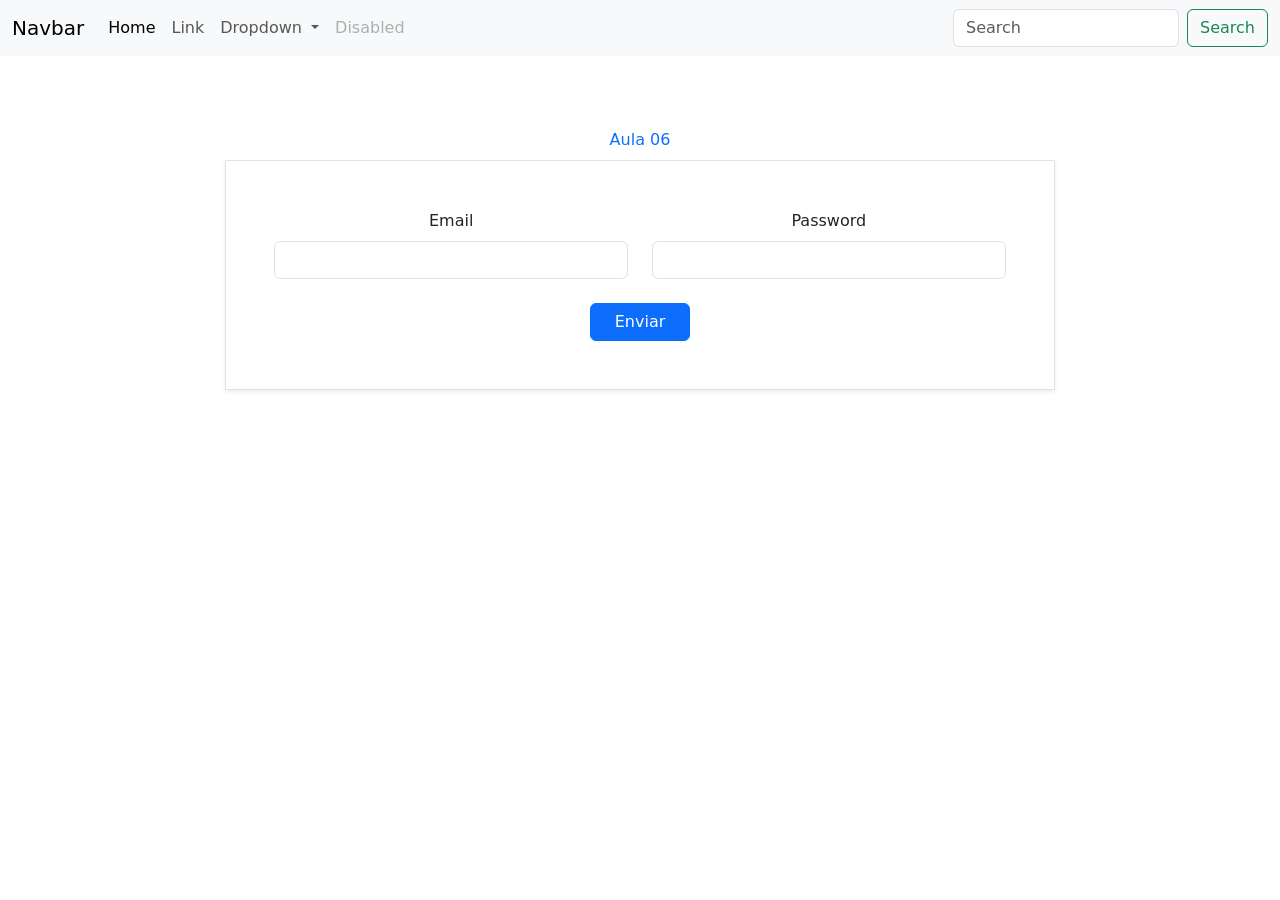
<file: aula06/teste.html>
<!DOCTYPE html>
<html lang="en">

<head>
  <meta charset="UTF-8">
  <meta name="viewport" content="width=device-width, initial-scale=1.0">
  <link href="https://cdn.jsdelivr.net/npm/bootstrap@5.3.8/dist/css/bootstrap.min.css" rel="stylesheet"
    integrity="sha384-sRIl4kxILFvY47J16cr9ZwB07vP4J8+LH7qKQnuqkuIAvNWLzeN8tE5YBujZqJLB" crossorigin="anonymous">
  <title>Document</title>
</head>

<body>

  <nav class="navbar navbar-expand-lg bg-body-tertiary">
    <div class="container-fluid">
      <a class="navbar-brand" href="#">Navbar</a>
      <button class="navbar-toggler" type="button" data-bs-toggle="collapse" data-bs-target="#navbarSupportedContent" aria-controls="navbarSupportedContent" aria-expanded="false" aria-label="Toggle navigation">
        <span class="navbar-toggler-icon"></span>
      </button>
      <div class="collapse navbar-collapse" id="navbarSupportedContent">
        <ul class="navbar-nav me-auto mb-2 mb-lg-0">
          <li class="nav-item">
            <a class="nav-link active" aria-current="page" href="#">Home</a>
          </li>
          <li class="nav-item">
            <a class="nav-link" href="#">Link</a>
          </li>
          <li class="nav-item dropdown">
            <a class="nav-link dropdown-toggle" href="#" role="button" data-bs-toggle="dropdown" aria-expanded="false">
              Dropdown
            </a>
            <ul class="dropdown-menu">
              <li><a class="dropdown-item" href="#">Action</a></li>
              <li><a class="dropdown-item" href="#">Another action</a></li>
              <li><hr class="dropdown-divider"></li>
              <li><a class="dropdown-item" href="#">Something else here</a></li>
            </ul>
          </li>
          <li class="nav-item">
            <a class="nav-link disabled" aria-disabled="true">Disabled</a>
          </li>
        </ul>
        <form class="d-flex" role="search">
          <input class="form-control me-2" type="search" placeholder="Search" aria-label="Search"/>
          <button class="btn btn-outline-success" type="submit">Search</button>
        </form>
      </div>
    </div>
  </nav>

  <main>

    <section id="formulario" class="py-5">
      <div class="container-fluid py-4">
        <div class="row justify-content-center">
          <div class="col-md-8">
            <div class="text-center md-5">
              <p class="text-primary mb-2">
                Aula 06
              </p>

              <form action="" method="post" class="bg-write border rouded-4 shadow-sm p-4 p-md-5">
                <div class="row g-4">
                  <div class="col-md-6">
                    <label for="" class="form-label">Email</label>
                    <input type="text" class="form-control">
                  </div>
                  <div class="col-md-6">
                    <label for="" class="form-label">Password</label>
                    <input type="text" class="form-control">
                  </div>
                  <div class="col-md-12">
                    <button type="submit" class="btn btn-primary px-4">Enviar</button>
                  </div>
                </div>
              </form>
            </div>
          </div>
        </div>
      </div>
    </section>

  </main>

</body>
<script src="https://cdn.jsdelivr.net/npm/bootstrap@5.3.8/dist/js/bootstrap.bundle.min.js"
  integrity="sha384-FKyoEForCGlyvwx9Hj09JcYn3nv7wiPVlz7YYwJrWVcXK/BmnVDxM+D2scQbITxI" crossorigin="anonymous">

  </script>

</html>
</file>
<file: aula04/style.css>
* {
 margin: 0;
 padding: 0;
 box-sizing: border-box;
}

body{
 font-family: Arial, Helvetica, sans-serif ;
 font-size: 16px;
 background-color: #eef1f5;
 color:#333;
 min-height: 100vh;
}

h1 {
 background-color: #1a2f45;
 color: #fff;
 text-align: center;
 padding:30px 20px;
 font-size: 22px;
 letter-spacing: 1px;
}

h2{
 text-align: center;
 color: #1a2f45;
 margin: 40px 0 30px;
 font-size: 22px;
 letter-spacing: 1px;
}

form{
 width: 90%;
 max-width: 960px;
 margin: 0 auto 0 auto;
 background-color: #fff;
 padding: 50px 60px;
 border-radius: 10px;
 box-shadow: 0 4px 20px rgba(0,0,0,0.8);
}

fieldset{
 border: 2px solid #1a2a45;
 border-radius: 8px;
 padding: 30px 35px;
 margin-bottom: 35px;
}

legend{
 background-color: #1a2a45;
 color: #fff;
 padding: 7px 18px;
 border-radius: 5px;
 font-size: 15px;
 letter-spacing: 1px;
}

.campo-grupo{
   display: grid;
   grid-template-columns: 1fr 1fr;
   gap: 20px 40px;
   margin-bottom: 20px;
}

.campo{
   display: flex;
   flex-direction: column;
   margin-bottom: 20px;
}

label{
 display: inline-block;
 margin-bottom: 8px;
 font-weight: bold;
 color: #1a2a45;
 font-size: 14px;
 text-transform: uppercase;
 letter-spacing: 0.5px;
}

input[type='text'],
input[type='email'],
input[type='date']
{
 padding: 10px 14px;
 border-radius: 5px;
 font-size: 15px;
 background-color: #fafafa;
 transition: border-color 0.3s, box-shadow 0.3s;
}

.campo input[type='text'],
.campo input[type='date'],
.campo input[type='email']{
 width: 100%;
}

input[type='text']:focus{
 border-color: #1a2a45;
 box-shadow: 0 0 0 3px rgba(26, 47, 69, 0.1);
 outline: none;
 background-color: #fff;
}

select{
 padding: 10px 14px;
 border: 1px solid #ccc;
 border-radius: 5px;
 font-size: 15px;
 background-color: #fafafa;
 cursor: pointer;
 width: 100%;
 transition: border-color 0.3s;
}

select:focus{
 border-color: #1a2a45;
 outline: none;
}

table{
 width: 100%;
 border-collapse: separate;
 border-spacing: 0;
}

td{
 padding: 15px;
 vertical-align: top;
 border-right: 1px solid #e0e0e0;
 width: 33.33%;
}

td:last-child{
 border-right: none;
}

td > b, td > strong{
 display: block;
 font-size: 14px;
 text-transform: uppercase;
 letter-spacing: 0.5px;
 color: #1a2a45;
 margin-bottom: 12px;
}

input[type='radio'],
input[type='checkbox']
{
 margin-right: 8px;
 cursor: pointer; 
 accent-color: #1a2f45;
 width: 15px;
 height: 15px;
}

td label{
 text-transform: none;
 letter-spacing: 0;
 font-weight: normal;
 font-size: 15px;
 display: inline;
 margin-bottom: 0;
}

.botoes input[type='submit']{
 background-color: #88E788;
 padding: 5px;
 border-radius: 5px;
}

.botoes input[type='reset']{
 background-color: #fa7777;
 padding: 5px;
 border-radius: 5px;
}

.campo-grupo-3{
    display: flex;
    grid-template-columns: 1fr 1fr;
    gap: 20px 40px;
    margin-bottom: 20px;
}

.segunda-lingua {
    width: 300px;
    padding: 20px 30px;
    border: 2px dashed #27394a;
    border-radius: 15px;
    background: #f1f7fc;
    font-family: Arial, sans-serif;
    margin-top: 12px;
}

.segunda-lingua strong {
    display: block;
    text-align: center;
    margin-bottom: 15px;
    color: #263b4d;
    font-size: 17px;
    
}

.opcao {
    display: flex;
    align-items: center;
    gap: 8px;
    margin: 8px 0;
    font-size: 16px;
}

.opcao input {
    width: 20px;
    height: 20px;
    margin: 0;
}

.sigla {
    font-size: 13px;
    color: #555;
}
</file>
